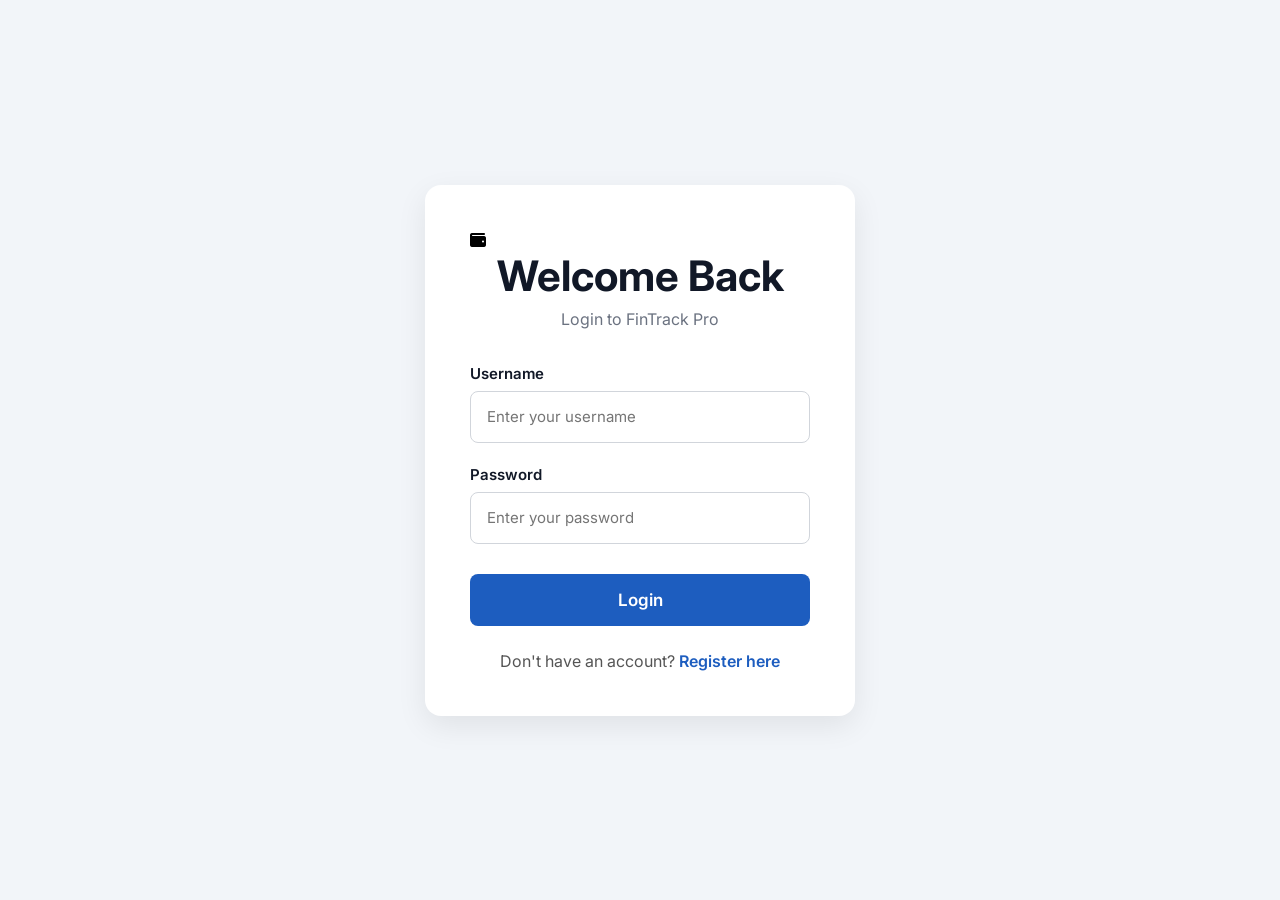
<file: Javascript/DOM/Fin-Track/login.html>
<!DOCTYPE html>
<html lang="en">
<head>
    <meta charset="UTF-8">
    <meta name="viewport" content="width=device-width, initial-scale=1.0">
    <title>Login | FinTrack Pro</title>

    <link rel="stylesheet" href="login.css">

    <link
        rel="stylesheet"
        href="https://cdnjs.cloudflare.com/ajax/libs/font-awesome/6.4.0/css/all.min.css"
    >

    <link
        href="https://fonts.googleapis.com/css2?family=Inter:wght@400;500;600;700&display=swap"
        rel="stylesheet"
    >
</head>

<body>

    <div class="login-container">

        <div class="logo">
            <i class="fa-solid fa-wallet"></i>
        </div>

        <h1>Welcome Back</h1>

        <p>Login to FinTrack Pro</p>

        <form id="loginForm">

            <div class="form-group">
                <label for="username">Username</label>

                <input
                    type="text"
                    id="username"
                    placeholder="Enter your username"
                    required
                >
            </div>

            <div class="form-group">
                <label for="password">Password</label>

                <input
                    type="password"
                    id="password"
                    placeholder="Enter your password"
                    required
                >
            </div>

            <button type="submit" class="login-btn">
                Login
            </button>

        </form>

        <div class="bottom-text">
            Don't have an account?
            <a href="register.html" class="register">Register here</a>
        </div>

    </div>

    <script src="login.js"></script>

</body>
</html>
</file>
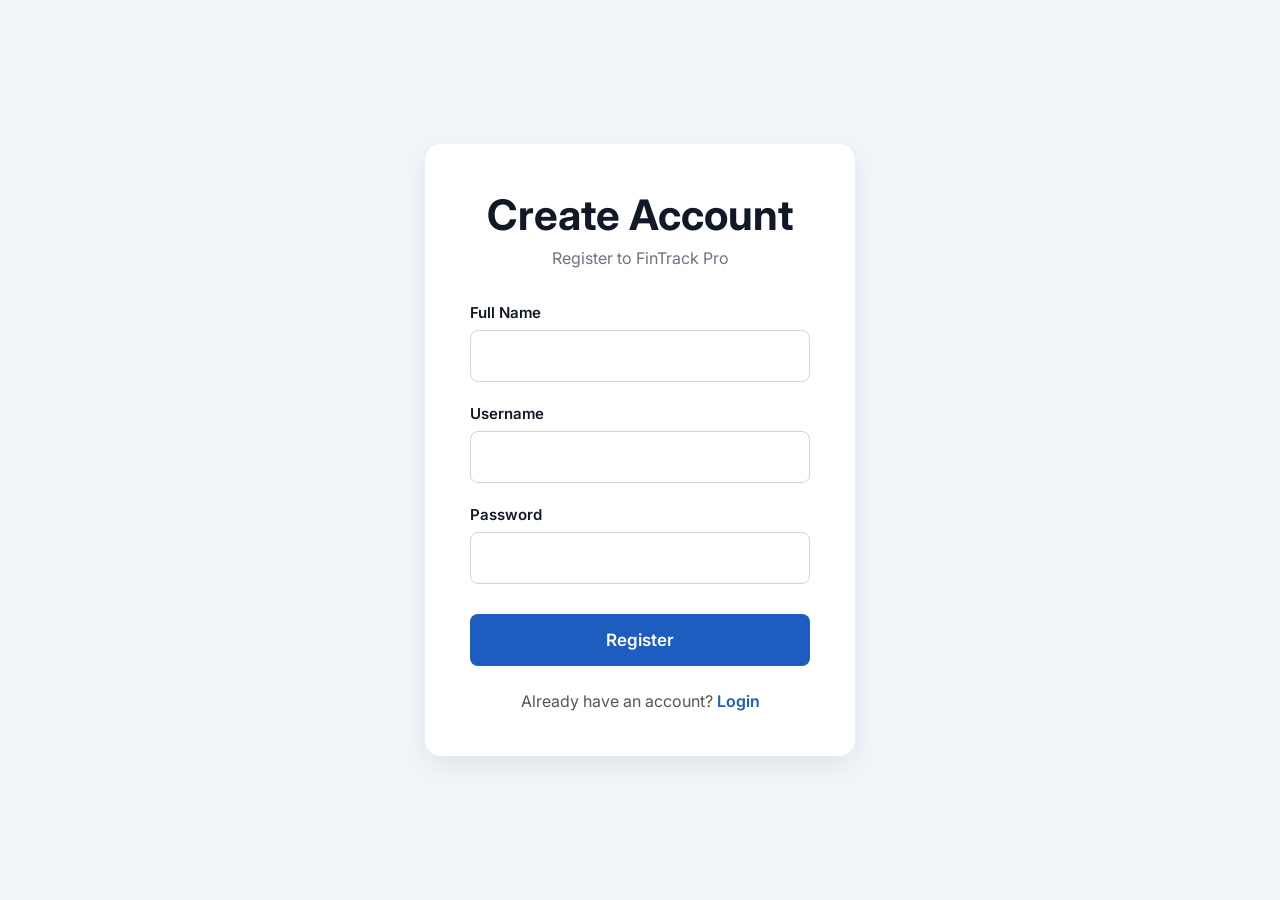
<file: Javascript/DOM/Fin-Track/register.html>
<!DOCTYPE html>
<html lang="en">

<head>

    <meta charset="UTF-8">
    <meta name="viewport" content="width=device-width, initial-scale=1.0">

    <title>Register | FinTrack Pro</title>

    <link rel="stylesheet" href="login.css">

    <link
        href="https://fonts.googleapis.com/css2?family=Inter:wght@400;500;600;700&display=swap"
        rel="stylesheet">

</head>

<body>

    <div class="login-container">

        <h1>Create Account</h1>

        <p>Register to FinTrack Pro</p>

        <form id="registerForm">

            <div class="form-group">
                <label>Full Name</label>
                <input type="text" id="regName" required>
            </div>

            <div class="form-group">
                <label>Username</label>
                <input type="text" id="regUsername" required>
            </div>

            <div class="form-group">
                <label>Password</label>
                <input type="password" id="regPassword" required>
            </div>

            <button class="login-btn">

                Register

            </button>

        </form>

        <div class="bottom-text">

            Already have an account?

            <a href="login.html">

                Login

            </a>

        </div>

    </div>

    <script src="./register.js"></script>

</body>

</html>
</file>
<file: Javascript/DOM/Fin-Track/login.css>
* {
  margin: 0;
  padding: 0;
  box-sizing: border-box;
  font-family: "Inter", sans-serif;
}

body {
  background: #f2f5f9;
  display: flex;
  justify-content: center;
  align-items: center;
  height: 100vh;
}

.login-container {
  width: 430px;
  background: #fff;
  padding: 45px;
  border-radius: 16px;
  box-shadow: 0 10px 30px rgba(0, 0, 0, 0.08);
}

.login-container h1 {
  text-align: center;
  font-size: 42px;
  font-weight: 700;
  color: #111827;
}

.login-container p {
  text-align: center;
  color: #6b7280;
  margin-top: 8px;
  margin-bottom: 35px;
  font-size: 16px;
}

.form-group {
  margin-bottom: 22px;
}

.form-group label {
  display: block;
  margin-bottom: 8px;
  font-size: 15px;
  font-weight: 600;
  color: #111827;
}

.form-group input {
  width: 100%;
  height: 52px;
  border: 1px solid #d1d5db;
  border-radius: 8px;
  padding: 0 16px;
  font-size: 15px;
  outline: none;
  transition: .3s;
}

.form-group input:focus {
  border-color: #2563eb;
  box-shadow: 0 0 0 4px rgba(37, 99, 235, .15);
}

.login-btn {
  width: 100%;
  height: 52px;
  background: #1d5dbf;
  color: white;
  border: none;
  border-radius: 8px;
  margin-top: 8px;
  font-size: 17px;
  font-weight: 600;
  cursor: pointer;
  transition: .3s;
}

.login-btn:hover {
  background: #174ea6;
}

.bottom-text {
  margin-top: 25px;
  text-align: center;
  color: #555;
}

.bottom-text a {
  text-decoration: none;
  color: #1d5dbf;
  font-weight: 600;
}

.bottom-text a:hover {
  text-decoration: underline;
}
</file>
